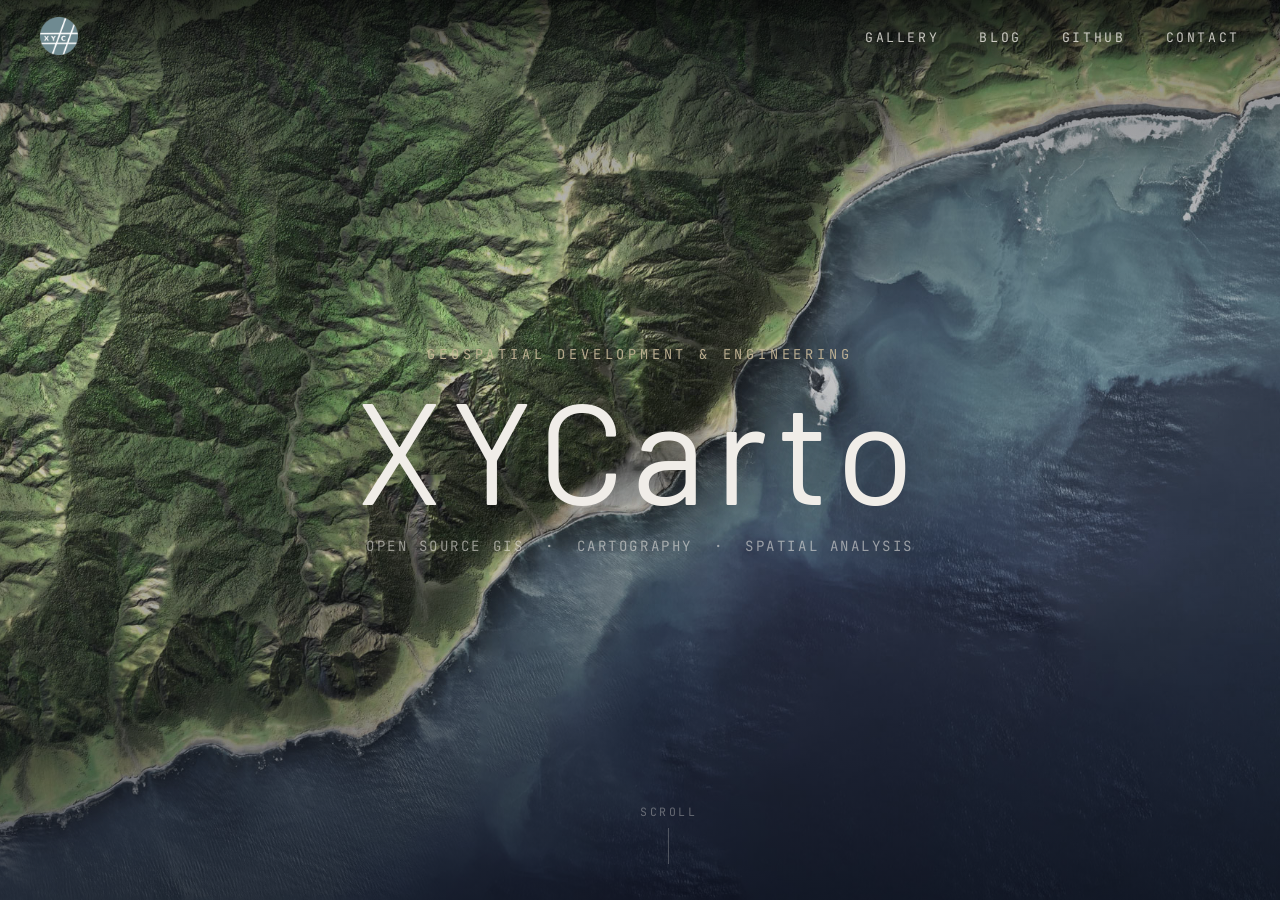
<file: docs/index.html>
<!DOCTYPE html>
<html lang="en">
<head>
    <meta charset="UTF-8">
    <meta name="viewport" content="width=device-width, initial-scale=1.0">
    <title>XYCarto – Geospatial Development and Engineering</title>
    <meta name="description" content="Geospatial development, engineering, and cartography focused on open source GIS technologies.">
    <link rel="stylesheet" href="css/style.css">
    <link rel="preconnect" href="https://fonts.googleapis.com">
    <link rel="preconnect" href="https://fonts.gstatic.com" crossorigin>
    <link href="https://fonts.googleapis.com/css2?family=Barlow:wght@300;400;600&family=JetBrains+Mono:wght@300;400;500&display=swap" rel="stylesheet">
</head>
<body>

    <!-- ==============================
         NAVIGATION
         ============================== -->
    <nav class="site-nav" id="site-nav">
        <a href="index.html" class="nav-logo">
            <img src="img/ui/xycarto_white_bg.png" alt="XYCarto">
        </a>

        <ul class="nav-links" id="nav-links">
            <li><a href="gallery.html">Gallery</a></li>
            <li><a href="blog.html">Blog</a></li>
            <li><a href="https://github.com/xycarto" target="_blank" rel="noopener noreferrer">GitHub</a></li>
            <li><a href="contact.html">Contact</a></li>
        </ul>

        <button class="nav-toggle" id="nav-toggle" aria-label="Toggle navigation" aria-expanded="false">
            <span></span>
            <span></span>
            <span></span>
        </button>
    </nav>

    <!-- ==============================
         HERO
         ============================== -->
    <section class="hero">

        <!-- Background image + overlay -->
        <div class="hero-bg">
            <img
                src="img/ui/white-rock-alttest-blank-wp.jpg"
                alt="Aerial landscape"
                class="hero-img"
            >
            <div class="hero-overlay"></div>
        </div>

        <!-- Centred content -->
        <div class="hero-content">
            <p class="hero-eyebrow">Geospatial Development &amp; Engineering</p>
            <h1 class="hero-title">XYCarto</h1>
            <p class="hero-tagline">Open Source GIS &nbsp;·&nbsp; Cartography &nbsp;·&nbsp; Spatial Analysis</p>
        </div>

        <!-- Scroll indicator -->
        <div class="scroll-hint" aria-hidden="true">
            <span class="scroll-label">scroll</span>
            <div class="scroll-line"></div>
        </div>

    </section>

    <script src="js/main.js"></script>
</body>
</html>
</file>
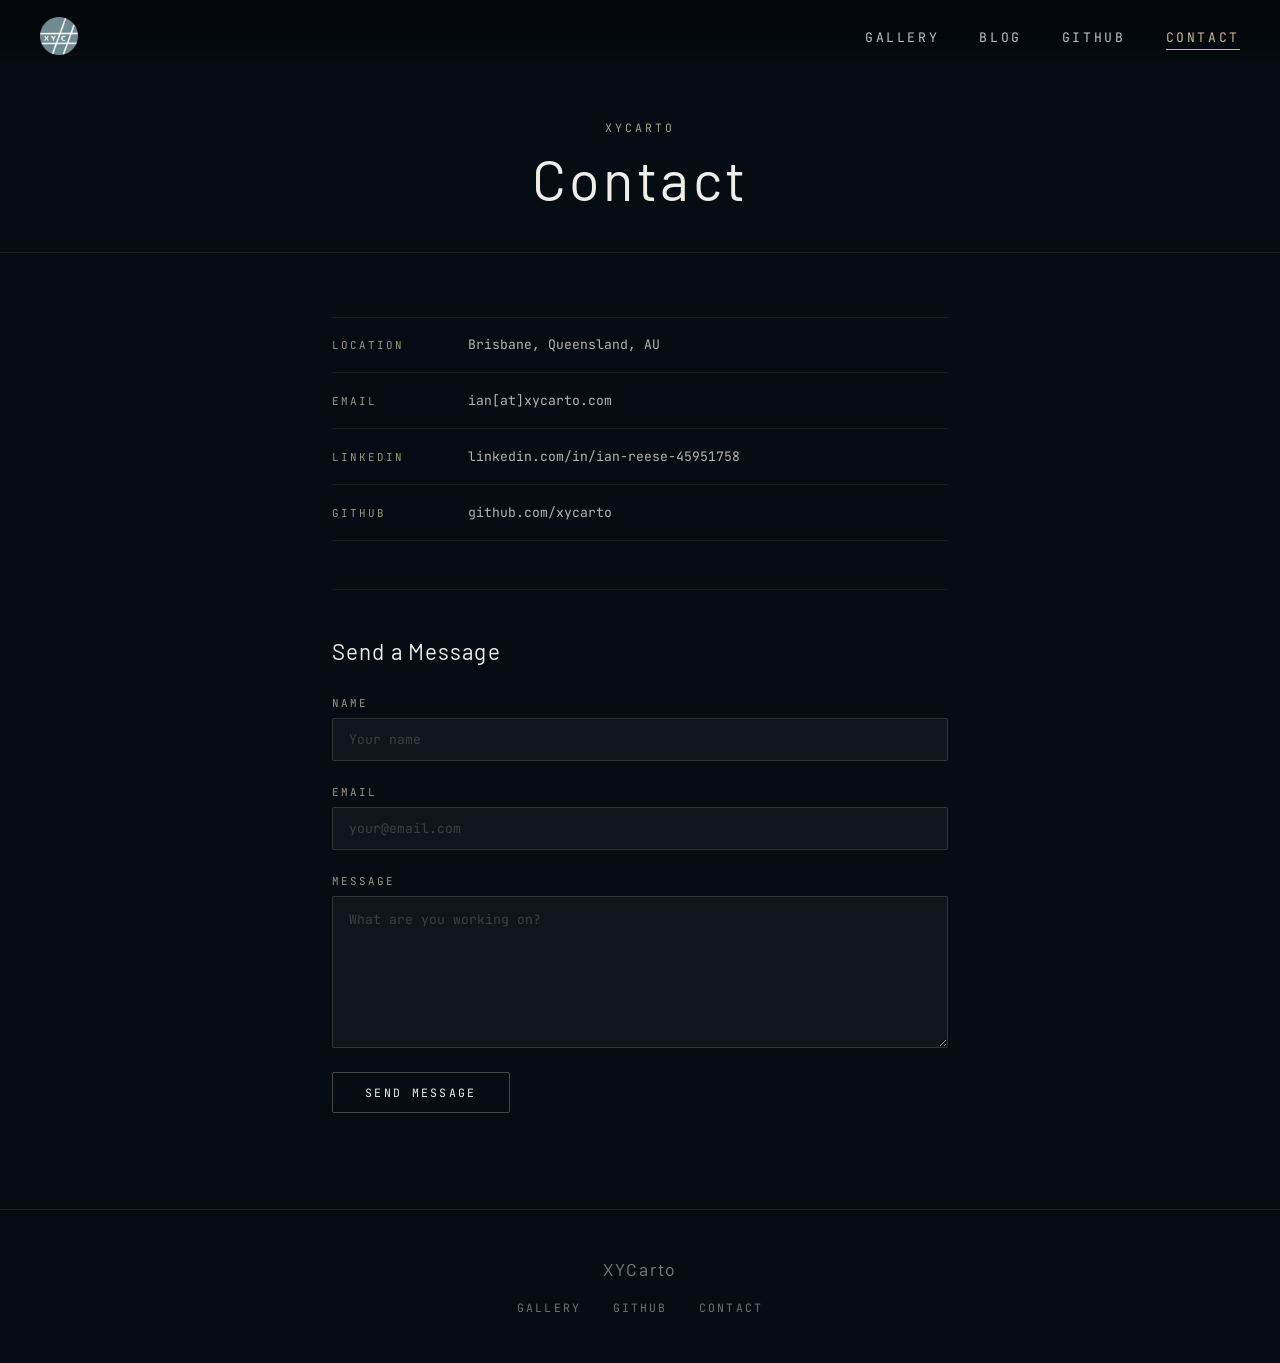
<file: docs/contact.html>
<!DOCTYPE html>
<html lang="en">
<head>
    <meta charset="UTF-8">
    <meta name="viewport" content="width=device-width, initial-scale=1.0">
    <title>Contact – XYCarto</title>
    <meta name="description" content="Get in touch with XYCarto — geospatial development, engineering, and cartography.">
    <link rel="stylesheet" href="css/style.css">
    <link rel="preconnect" href="https://fonts.googleapis.com">
    <link rel="preconnect" href="https://fonts.gstatic.com" crossorigin>
    <link href="https://fonts.googleapis.com/css2?family=Barlow:wght@300;400;600&family=JetBrains+Mono:wght@300;400;500&display=swap" rel="stylesheet">
</head>
<body>

    <!-- ==============================
         NAVIGATION
         ============================== -->
    <nav class="site-nav" id="site-nav">
        <a href="index.html" class="nav-logo">
            <img src="img/ui/xycarto_white_bg.png" alt="XYCarto">
        </a>
        <ul class="nav-links" id="nav-links">
            <li><a href="gallery.html">Gallery</a></li>
            <li><a href="blog.html">Blog</a></li>
            <li><a href="https://github.com/xycarto" target="_blank" rel="noopener noreferrer">GitHub</a></li>
            <li><a href="contact.html" class="nav-active">Contact</a></li>
        </ul>
        <button class="nav-toggle" id="nav-toggle" aria-label="Toggle navigation" aria-expanded="false">
            <span></span><span></span><span></span>
        </button>
    </nav>

    <!-- ==============================
         PAGE HEADER
         ============================== -->
    <header class="page-header">
        <p class="page-header-eyebrow">XYCarto</p>
        <h1 class="page-header-title">Contact</h1>
    </header>

    <!-- ==============================
         CONTACT BODY
         ============================== -->
    <main class="contact-wrap">

        <!-- Details -->
        <section class="contact-details">

            <div class="contact-row">
                <span class="contact-label">Location</span>
                <span class="contact-value">Brisbane, Queensland, AU</span>
            </div>

            <div class="contact-row">
                <span class="contact-label">Email</span>
                <a class="contact-value contact-link"
                   href="mailto:ian@xycarto.com">
                    ian[at]xycarto.com
                </a>
            </div>

            <div class="contact-row">
                <span class="contact-label">LinkedIn</span>
                <a class="contact-value contact-link"
                   href="https://linkedin.com/in/ian-reese-45951758"
                   target="_blank" rel="noopener noreferrer">
                    linkedin.com/in/ian-reese-45951758
                </a>
            </div>

            <div class="contact-row">
                <span class="contact-label">GitHub</span>
                <a class="contact-value contact-link"
                   href="https://github.com/xycarto"
                   target="_blank" rel="noopener noreferrer">
                    github.com/xycarto
                </a>
            </div>

        </section>

        <!-- Divider -->
        <div class="contact-divider"></div>

        <!-- Message form — submits directly to ian@xycarto.com via email client -->
        <section class="contact-form-wrap">
            <h2 class="contact-form-heading">Send a Message</h2>

        <form
                class="contact-form"
                action="mailto:ian@xycarto.com"
                method="POST"
                enctype="text/plain"
            >
                <div class="form-row">
                    <label for="name" class="form-label">Name</label>
                    <input
                        type="text"
                        id="name"
                        name="name"
                        class="form-input"
                        placeholder="Your name"
                        required
                    >
                </div>

                <div class="form-row">
                    <label for="email" class="form-label">Email</label>
                    <input
                        type="email"
                        id="email"
                        name="email"
                        class="form-input"
                        placeholder="your@email.com"
                        required
                    >
                </div>

                <div class="form-row">
                    <label for="message" class="form-label">Message</label>
                    <textarea
                        id="message"
                        name="message"
                        class="form-input form-textarea"
                        placeholder="What are you working on?"
                        rows="6"
                        required
                    ></textarea>
                </div>

                <button type="submit" class="form-submit">Send Message</button>
            </form>
        </section>

    </main>

    <!-- ==============================
         FOOTER
         ============================== -->
    <footer class="site-footer">
        <p class="footer-name">XYCarto</p>
        <nav class="footer-links">
            <a href="gallery.html">Gallery</a>
            <a href="https://github.com/xycarto" target="_blank" rel="noopener noreferrer">GitHub</a>
            <a href="contact.html">Contact</a>
        </nav>
    </footer>

    <script src="js/main.js"></script>
</body>
</html>
</file>
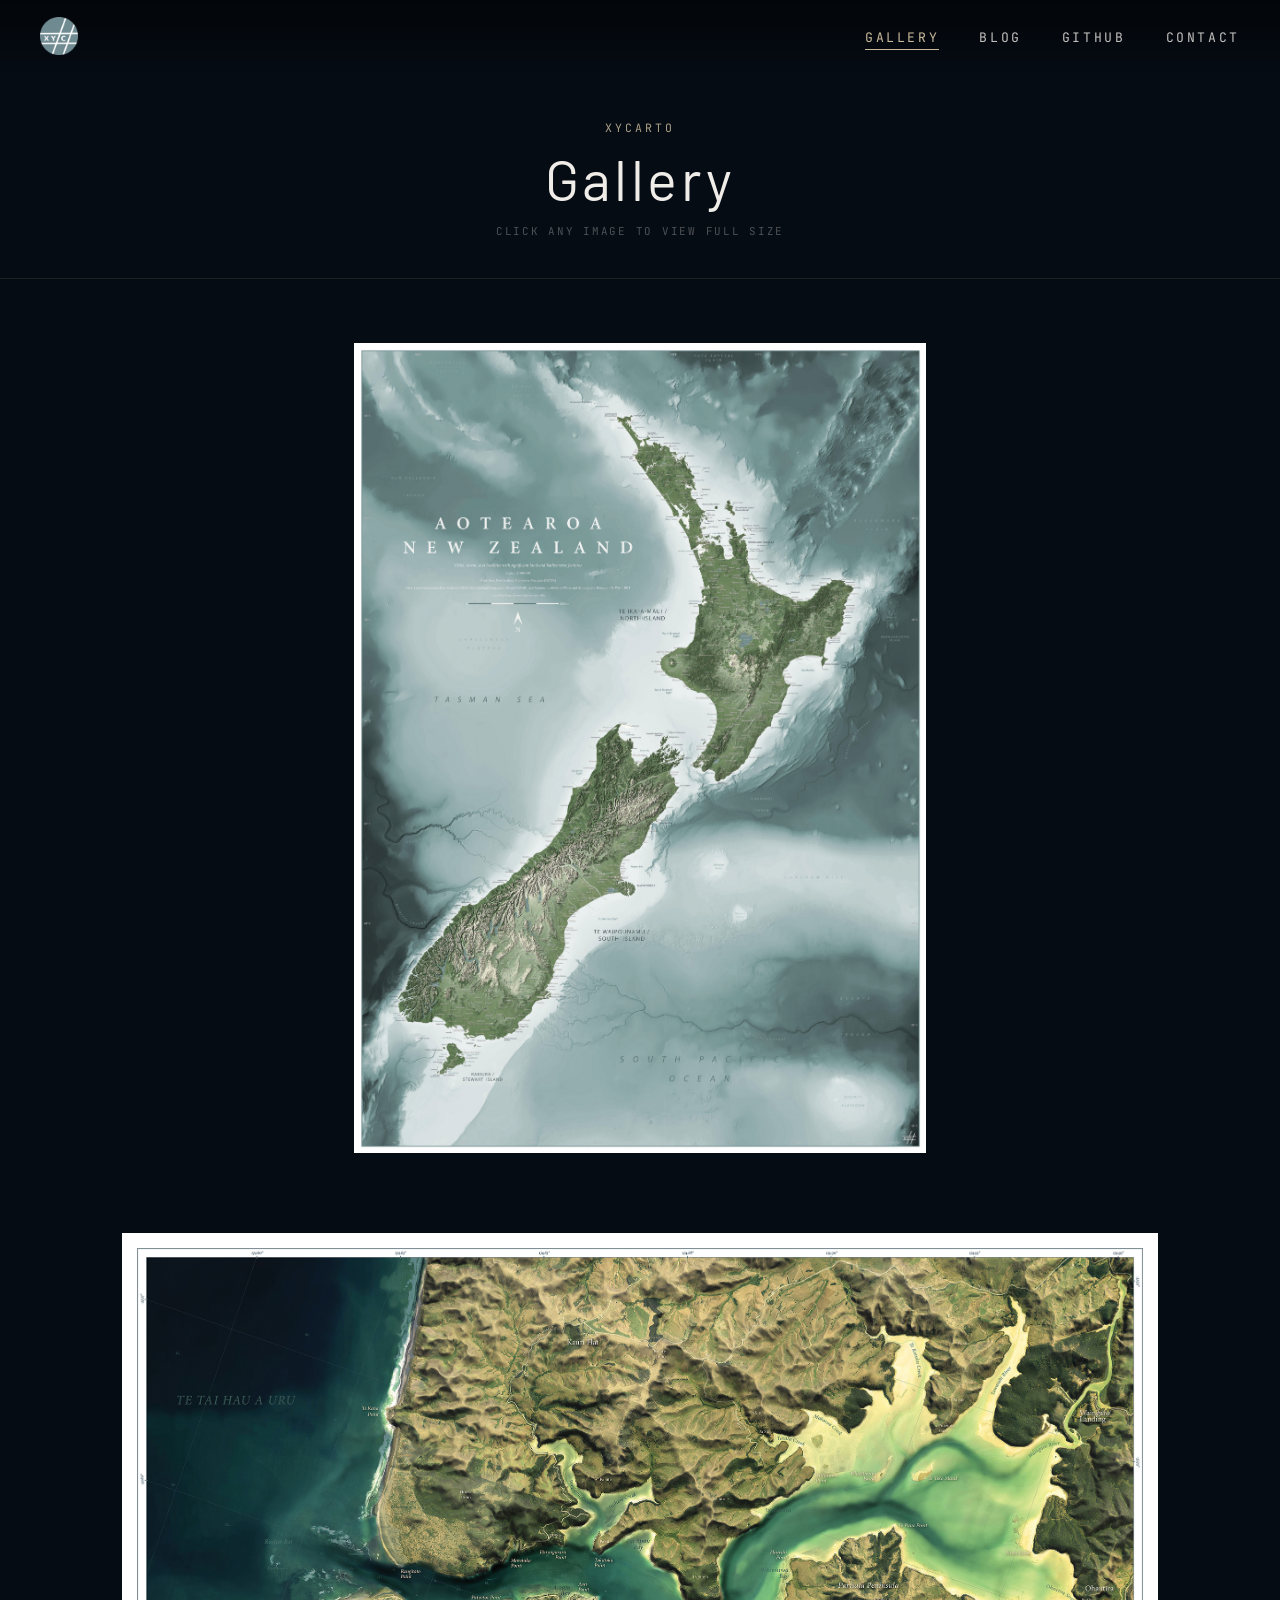
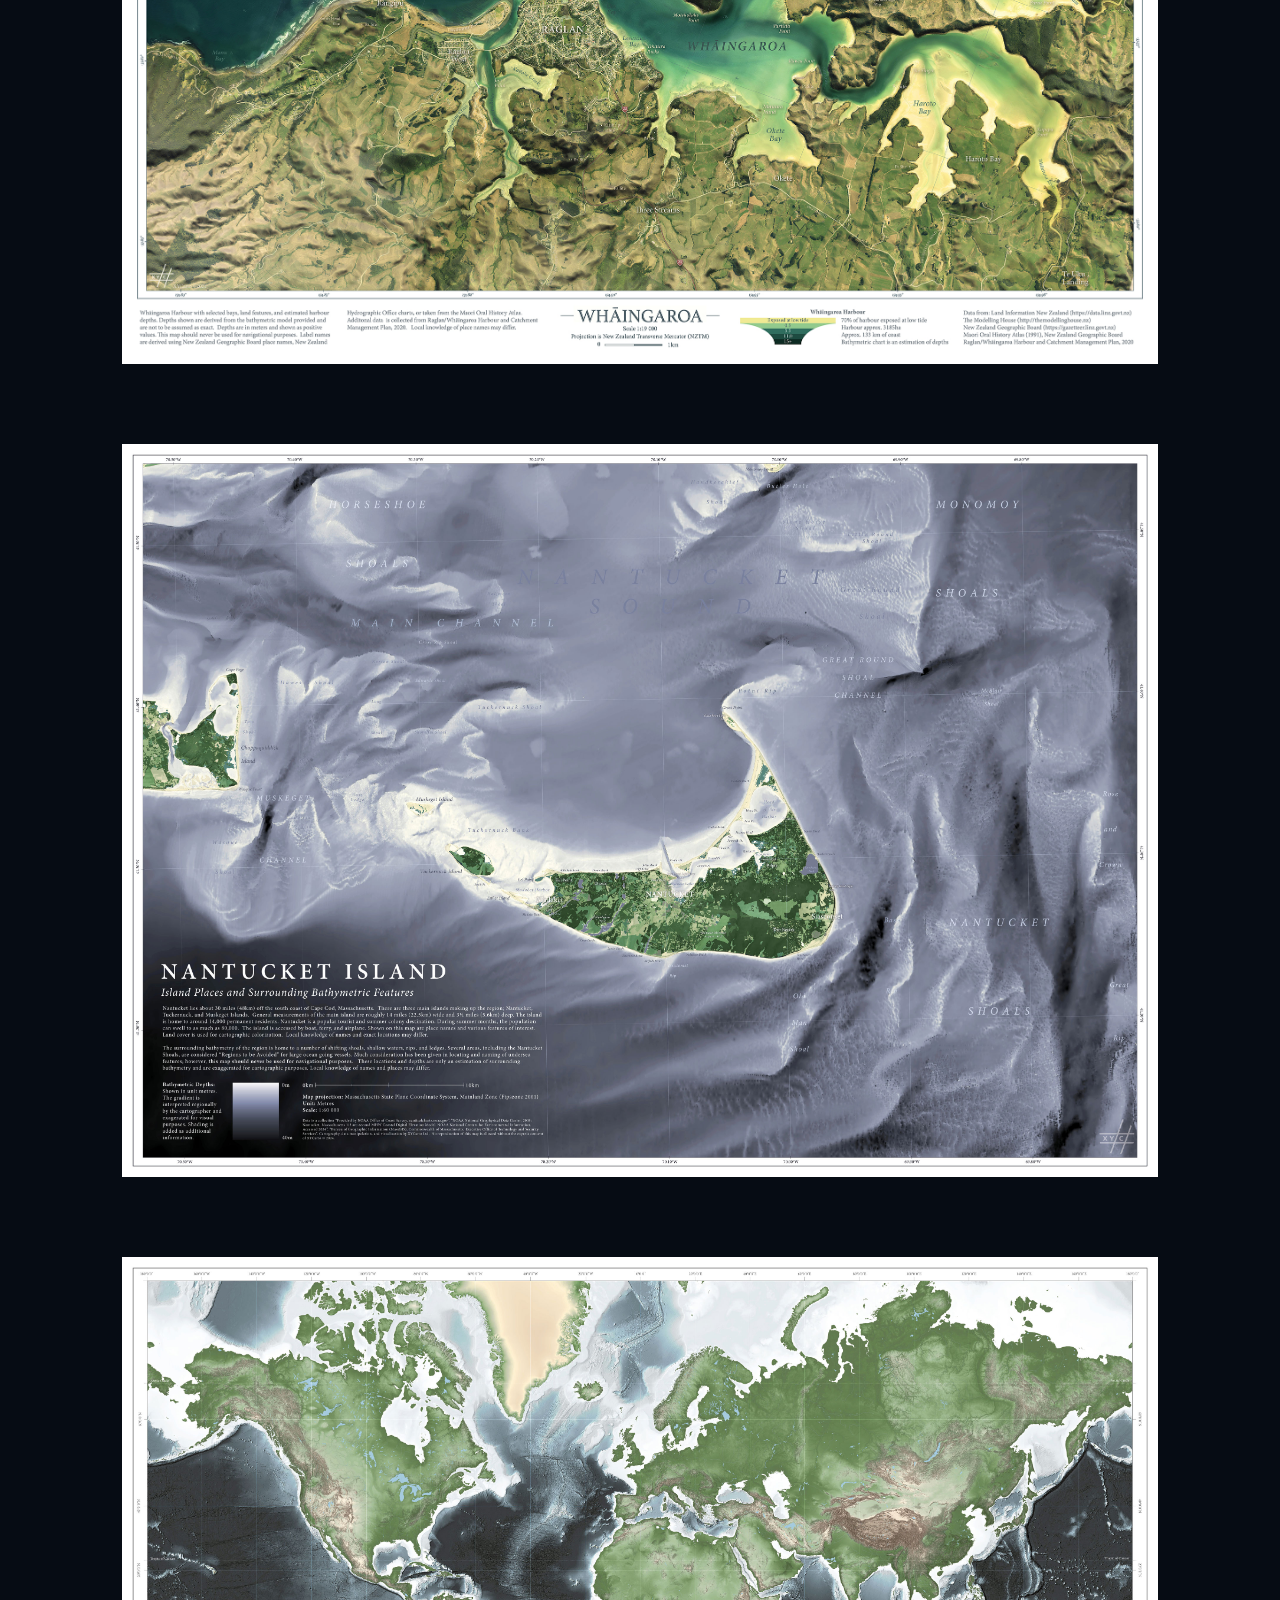
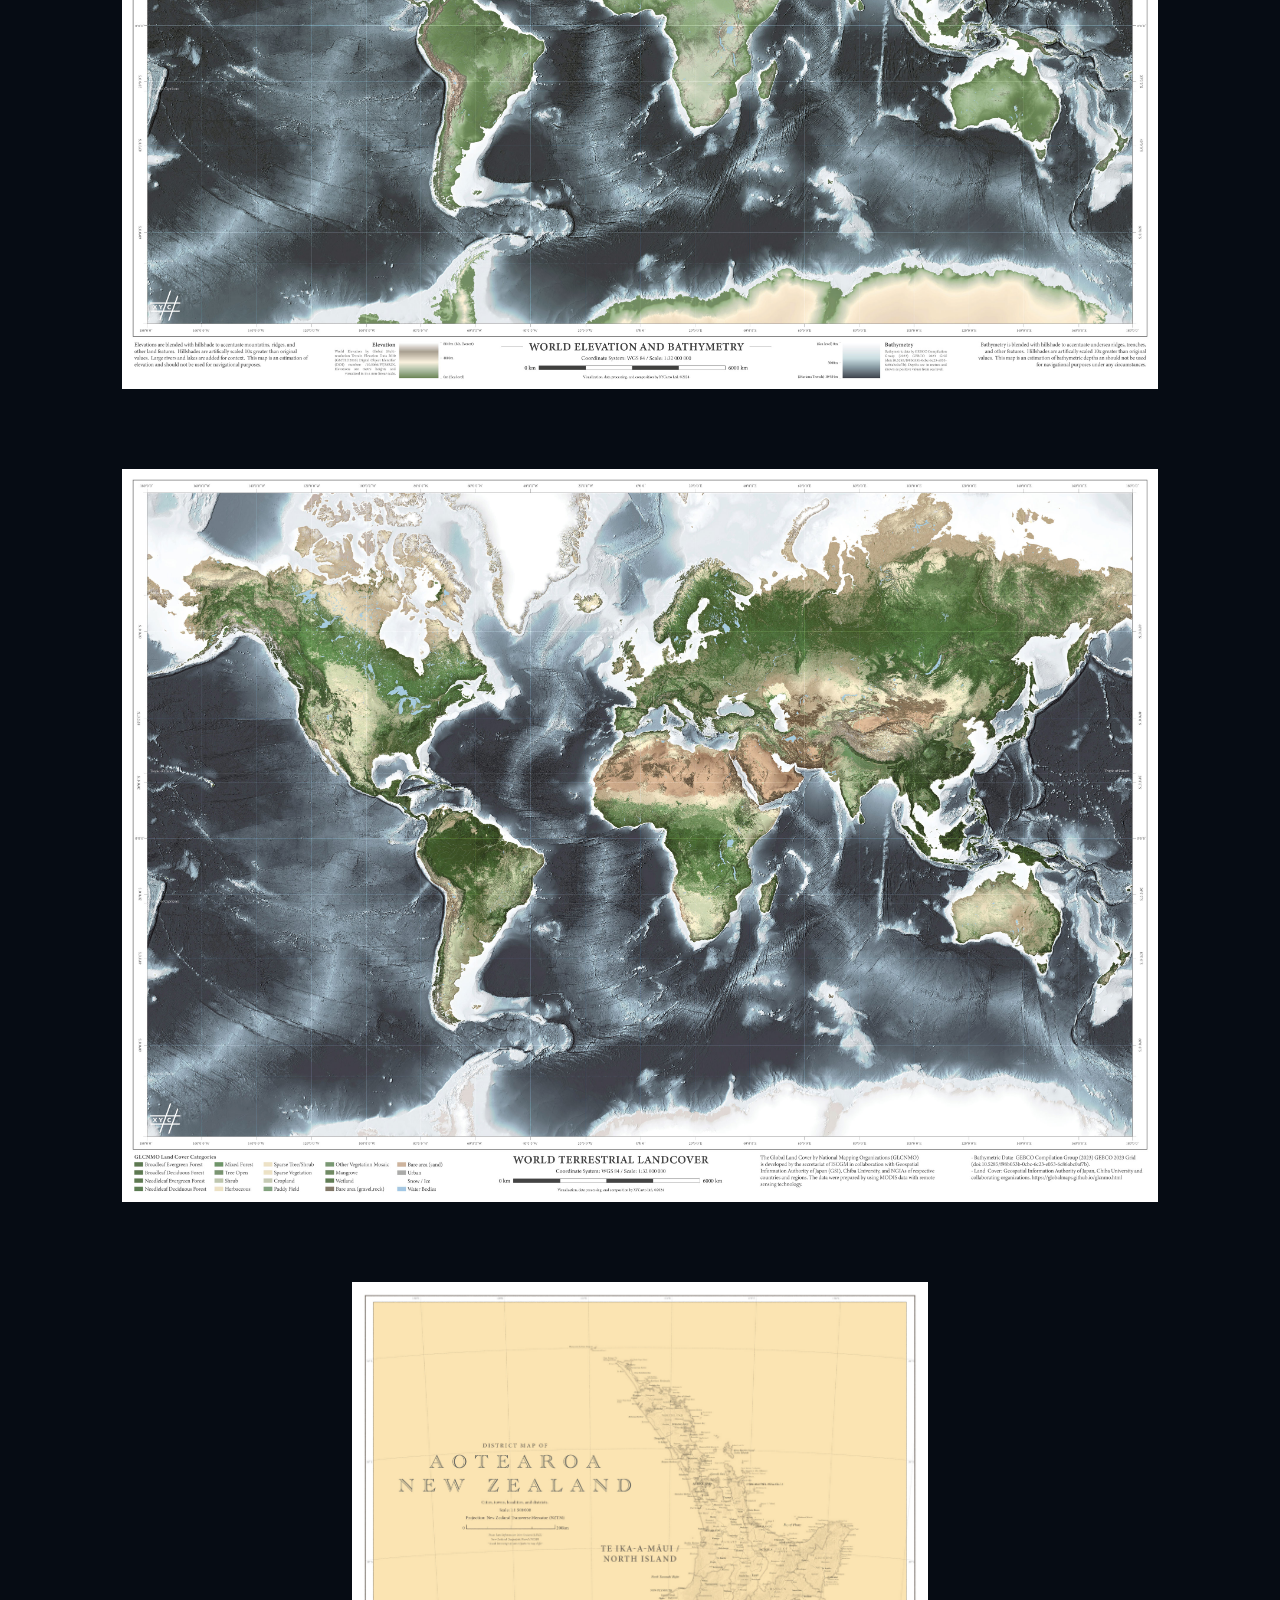
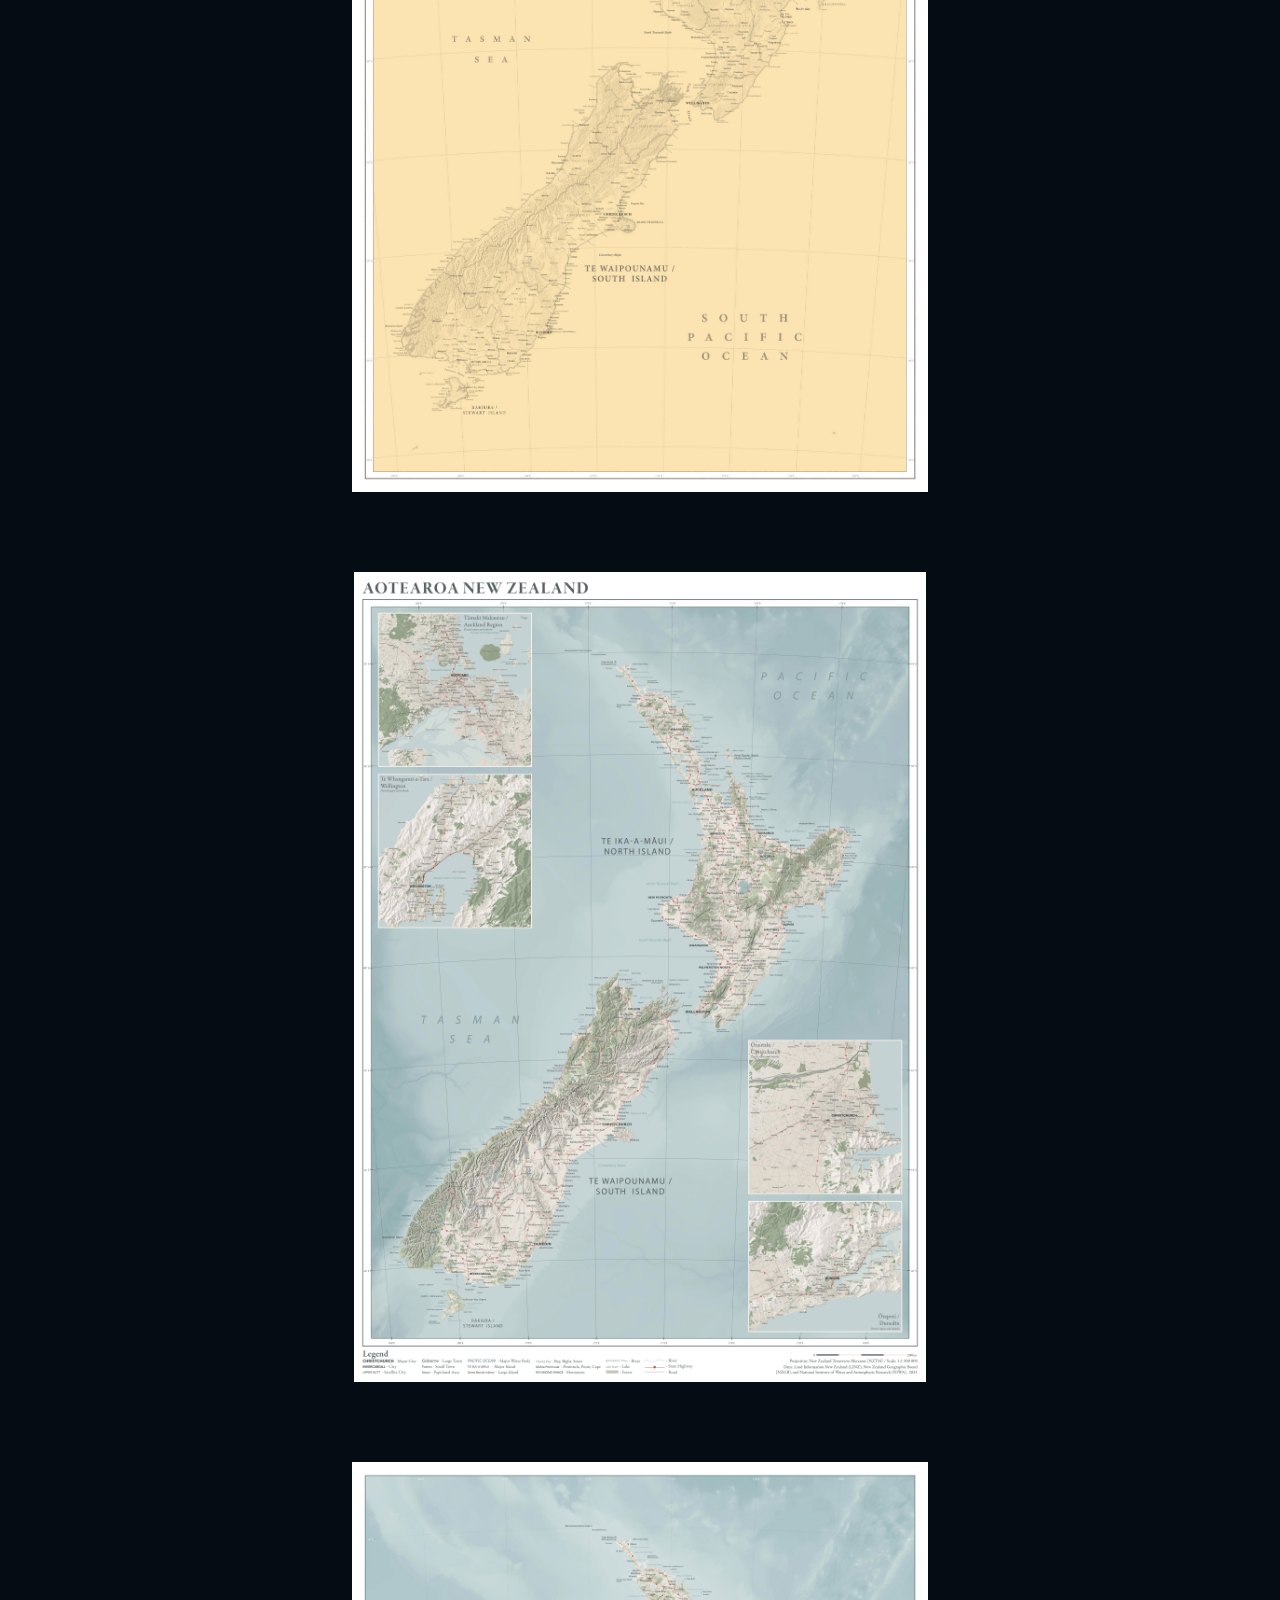
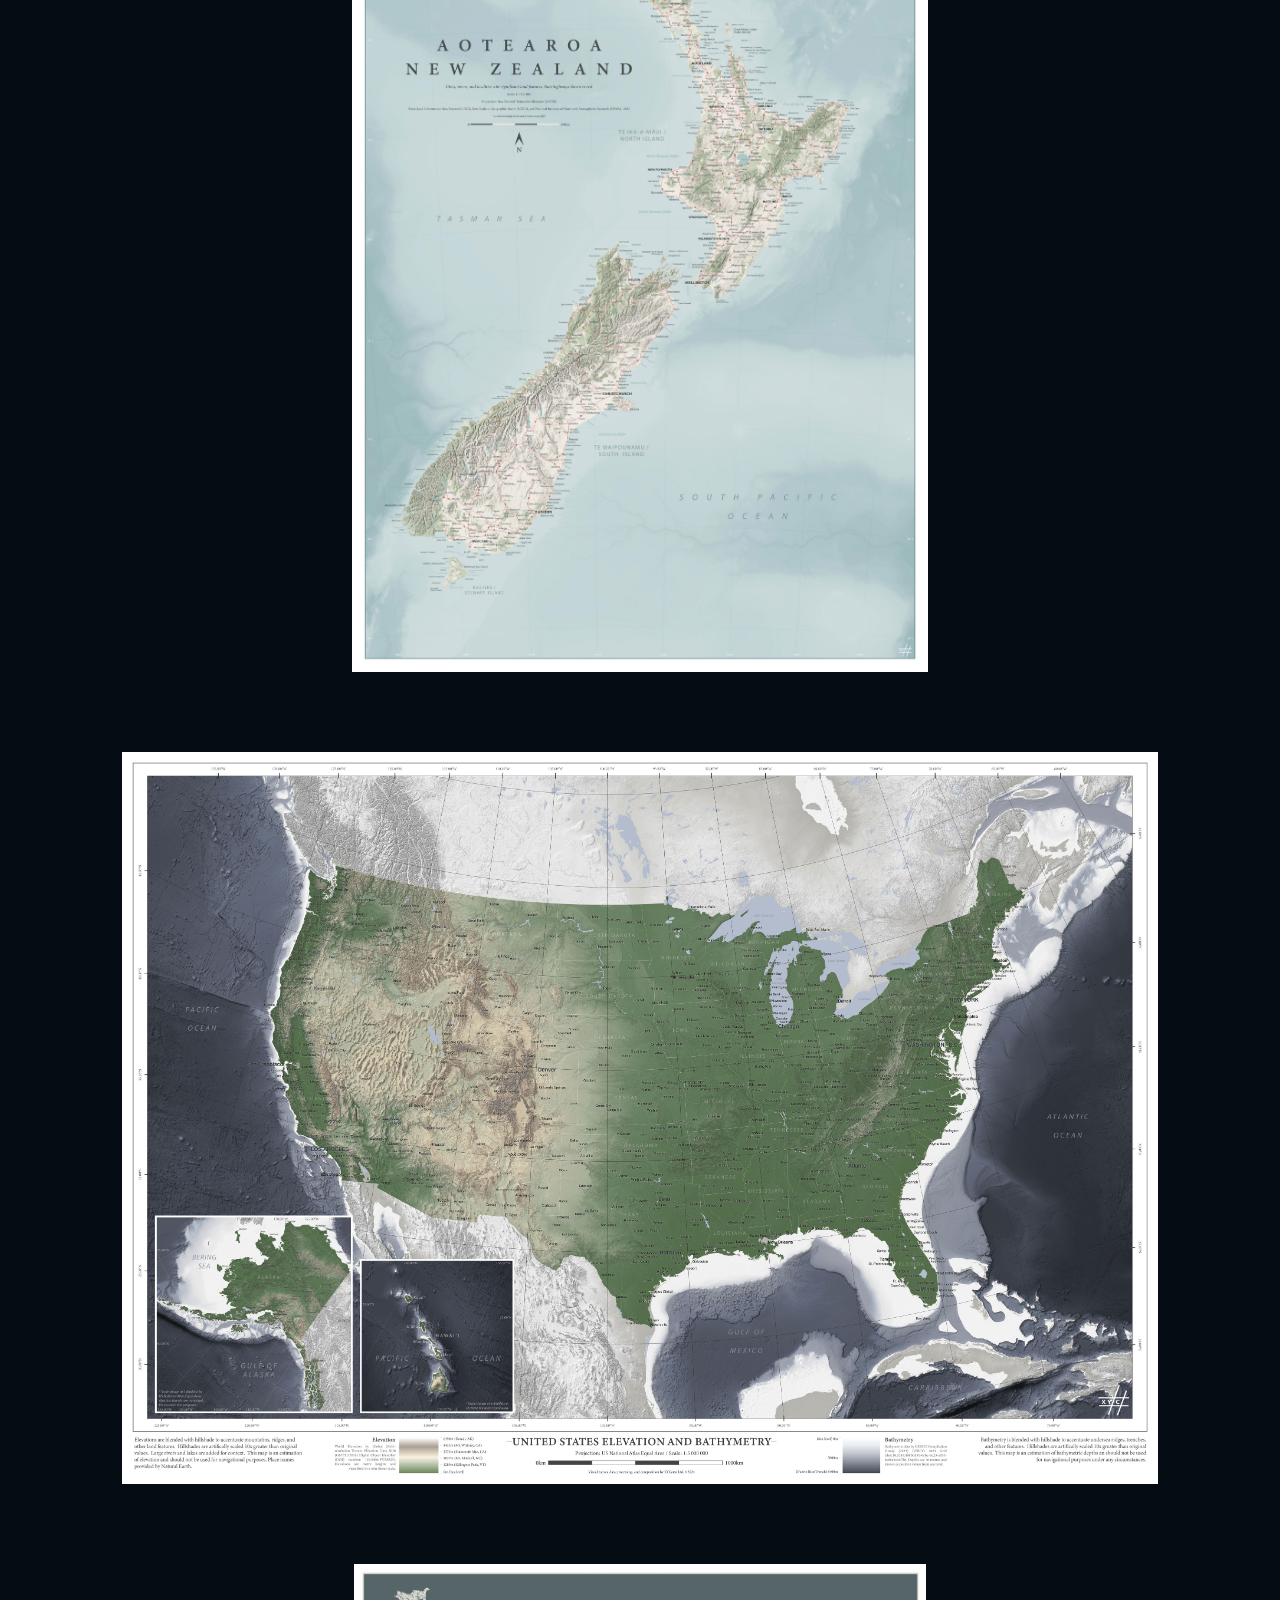
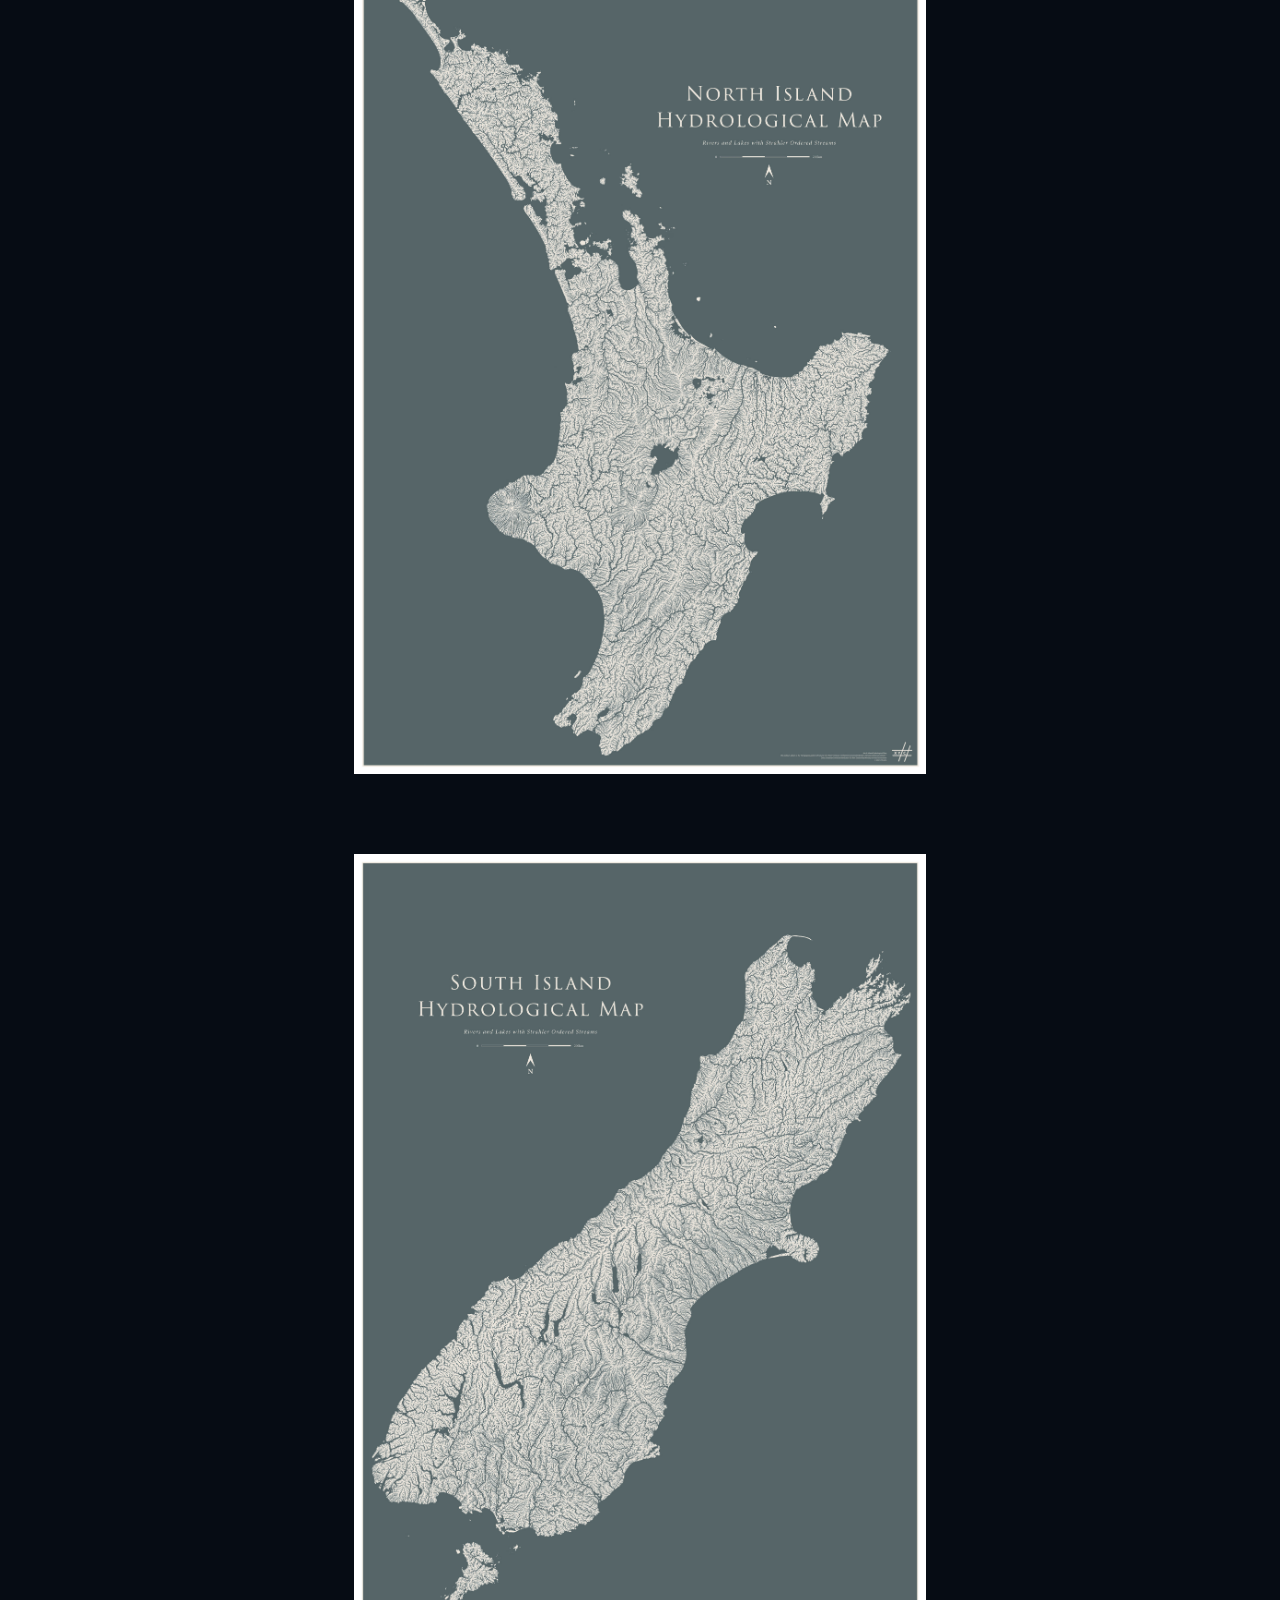
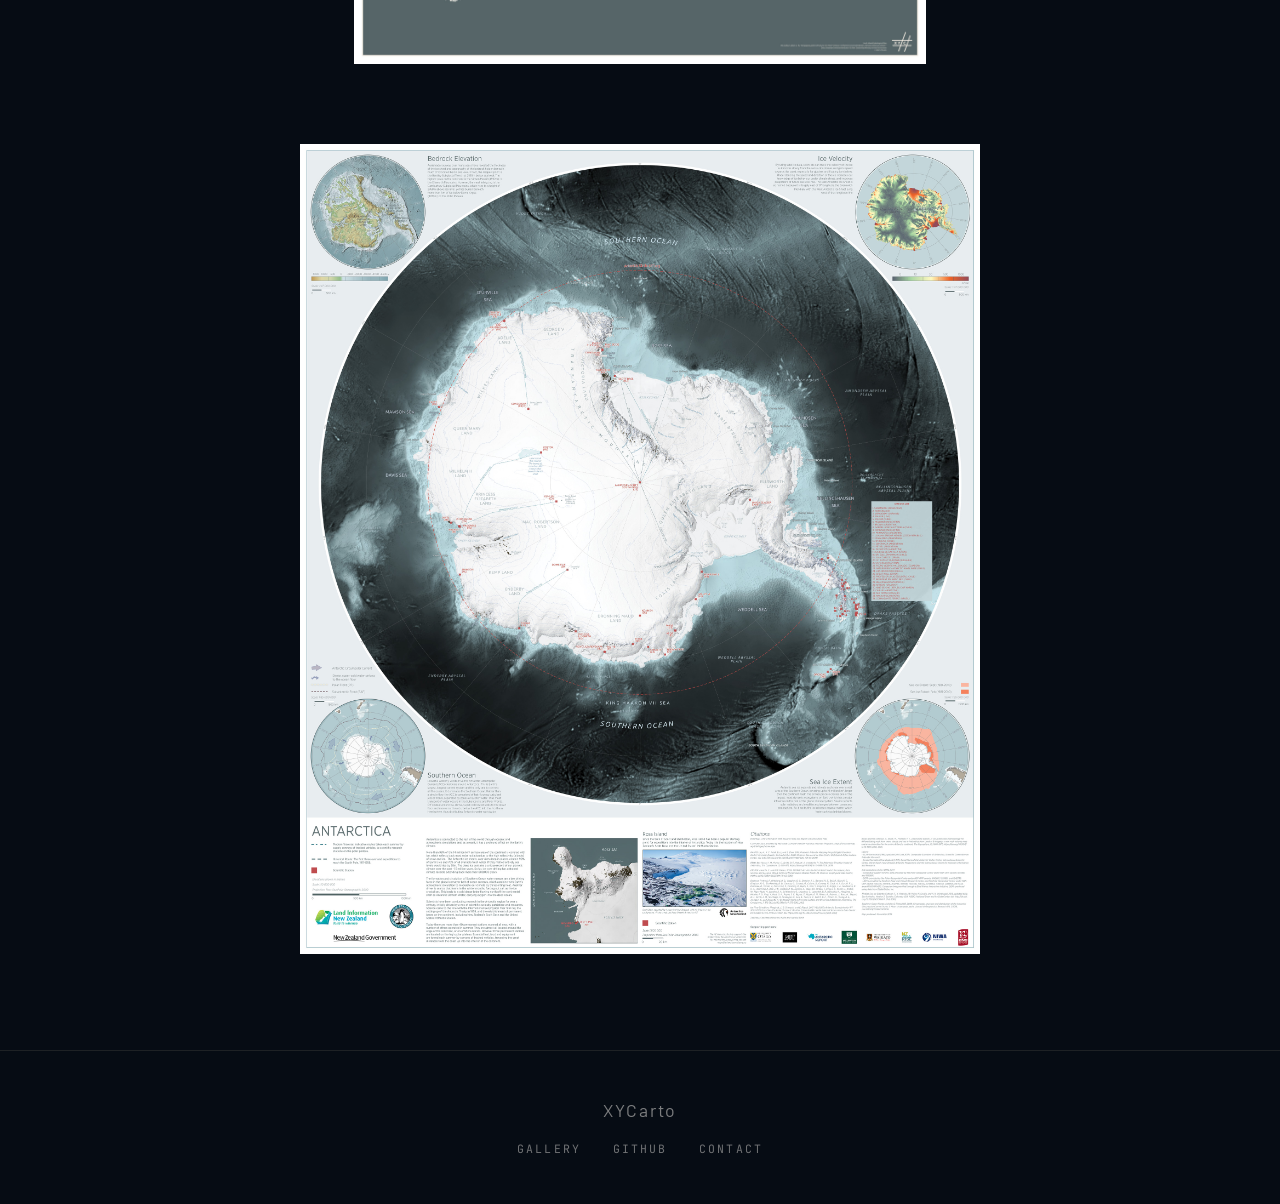
<file: docs/gallery.html>
<!DOCTYPE html>
<html lang="en">
<head>
    <meta charset="UTF-8">
    <meta name="viewport" content="width=device-width, initial-scale=1.0">
    <title>Gallery – XYCarto</title>
    <meta name="description" content="Cartographic works by XYCarto — geospatial development and engineering.">
    <link rel="stylesheet" href="css/style.css">
    <link rel="preconnect" href="https://fonts.googleapis.com">
    <link rel="preconnect" href="https://fonts.gstatic.com" crossorigin>
    <link href="https://fonts.googleapis.com/css2?family=Barlow:wght@300;400;600&family=JetBrains+Mono:wght@300;400;500&display=swap" rel="stylesheet">
</head>
<body>

    <nav class="site-nav" id="site-nav">
        <a href="index.html" class="nav-logo">
            <img src="img/ui/xycarto_white_bg.png" alt="XYCarto">
        </a>
        <ul class="nav-links" id="nav-links">
            <li><a href="gallery.html" class="nav-active">Gallery</a></li>
            <li><a href="blog.html">Blog</a></li>
            <li><a href="https://github.com/xycarto" target="_blank" rel="noopener noreferrer">GitHub</a></li>
            <li><a href="contact.html">Contact</a></li>
        </ul>
        <button class="nav-toggle" id="nav-toggle" aria-label="Toggle navigation" aria-expanded="false">
            <span></span><span></span><span></span>
        </button>
    </nav>

    <header class="page-header">
        <p class="page-header-eyebrow">XYCarto</p>
        <h1 class="page-header-title">Gallery</h1>
        <p class="page-header-hint">Click any image to view full size</p>
    </header>

    <main class="gallery-feed">

        <!-- ––––––––––––––––––––––––––––
             HOW TO ADD CAPTIONS:
             Uncomment the <figcaption>
             block beneath any image and
             replace the placeholder text.
             –––––––––––––––––––––––––––– -->

        <figure class="gallery-item">
            <a href="viewer.html?img=img/gallery/nzRelief_MASTER_A1_forWeb.jpg" target="_blank" rel="noopener">
                <img src="img/gallery/nzRelief_MASTER_A1_forWeb.jpg" alt="New Zealand Relief Map" loading="eager">
            </a>
            <!-- <figcaption>
                <span class="caption-title">Aotearoa New Zealand</span>
                Add caption text here.
            </figcaption> -->
        </figure>

        <figure class="gallery-item">
            <a href="viewer.html?img=img/gallery/raglan_bathy_feb12_master_a2_wp.jpg" target="_blank" rel="noopener">
                <img src="img/gallery/raglan_bathy_feb12_master_a2_wp.jpg" alt="Raglan Bathymetry Map" loading="lazy">
            </a>
            <!-- <figcaption>
                <span class="caption-title">Whaingaroa Harbour</span>
                Add caption text here.
            </figcaption> -->
        </figure>

        <figure class="gallery-item">
            <a href="viewer.html?img=img/gallery/ack-a0-print-web.jpg" target="_blank" rel="noopener">
                <img src="img/gallery/ack-a0-print-web.jpg" alt="Whaingaroa Harbour" loading="lazy">
            </a>
            <!-- <figcaption>
                <span class="caption-title">Whaingaroa</span>
                Add caption text here.
            </figcaption> -->
        </figure>

        <figure class="gallery-item">
            <a href="viewer.html?img=img/gallery/world-map-elevation-a0-web-1.jpg" target="_blank" rel="noopener">
                <img src="img/gallery/world-map-elevation-a0-web-1.jpg" alt="World Map Elevation" loading="lazy">
            </a>
            <!-- <figcaption>
                <span class="caption-title">World Map Elevation</span>
                Add caption text here.
            </figcaption> -->
        </figure>

        <figure class="gallery-item">
            <a href="viewer.html?img=img/gallery/world-map-landcover-a0-web.jpg" target="_blank" rel="noopener">
                <img src="img/gallery/world-map-landcover-a0-web.jpg" alt="World Map Land Cover" loading="lazy">
            </a>
            <!-- <figcaption>
                <span class="caption-title">World Map Land Cover</span>
                Add caption text here.
            </figcaption> -->
        </figure>

        <figure class="gallery-item">
            <a href="viewer.html?img=img/gallery/nz-relief-antique-web.jpg" target="_blank" rel="noopener">
                <img src="img/gallery/nz-relief-antique-web.jpg" alt="New Zealand Antique Style" loading="lazy">
            </a>
            <!-- <figcaption>
                <span class="caption-title">New Zealand Antique Style</span>
                Add caption text here.
            </figcaption> -->
        </figure>

        <figure class="gallery-item">
            <a href="viewer.html?img=img/gallery/nz-relief-topo-insets-master-a1-web.jpg" target="_blank" rel="noopener">
                <img src="img/gallery/nz-relief-topo-insets-master-a1-web.jpg" alt="New Zealand Topo Insets" loading="lazy">
            </a>
            <!-- <figcaption>
                <span class="caption-title">New Zealand Topographic Insets</span>
                Add caption text here.
            </figcaption> -->
        </figure>

        <figure class="gallery-item">
            <a href="viewer.html?img=img/gallery/nz-relief-topo-master-web.jpg" target="_blank" rel="noopener">
                <img src="img/gallery/nz-relief-topo-master-web.jpg" alt="New Zealand Topo Master" loading="lazy">
            </a>
            <!-- <figcaption>
                <span class="caption-title">New Zealand Topo Master</span>
                Add caption text here.
            </figcaption> -->
        </figure>

        <figure class="gallery-item">
            <a href="viewer.html?img=img/gallery/usa-a0-elevation-web.jpg" target="_blank" rel="noopener">
                <img src="img/gallery/usa-a0-elevation-web.jpg" alt="USA Elevation Map" loading="lazy">
            </a>
            <!-- <figcaption>
                <span class="caption-title">United States Elevation</span>
                Add caption text here.
            </figcaption> -->
        </figure>

        <figure class="gallery-item">
            <a href="viewer.html?img=img/gallery/hydrology_northIsland_MASTER_A2_forWeb.jpg" target="_blank" rel="noopener">
                <img src="img/gallery/hydrology_northIsland_MASTER_A2_forWeb.jpg" alt="North Island Hydrology" loading="lazy">
            </a>
            <!-- <figcaption>
                <span class="caption-title">North Island Hydrology</span>
                Add caption text here.
            </figcaption> -->
        </figure>

        <figure class="gallery-item">
            <a href="viewer.html?img=img/gallery/hydrology_southIsland_MASTER_A2_forWeb.jpg" target="_blank" rel="noopener">
                <img src="img/gallery/hydrology_southIsland_MASTER_A2_forWeb.jpg" alt="South Island Hydrology" loading="lazy">
            </a>
            <!-- <figcaption>
                <span class="caption-title">South Island Hydrology</span>
                Add caption text here.
            </figcaption> -->
        </figure>

        <figure class="gallery-item">
            <a href="viewer.html?img=img/gallery/antarctica_final.jpg" target="_blank" rel="noopener">
                <img src="img/gallery/antarctica_final.jpg" alt="Antarctica Map" loading="lazy">
            </a>
            <!-- <figcaption>
                <span class="caption-title">Antarctica</span>
                Add caption text here.
            </figcaption> -->
        </figure>

    </main>

    <footer class="site-footer">
        <p class="footer-name">XYCarto</p>
        <nav class="footer-links">
            <a href="gallery.html">Gallery</a>
            <a href="https://github.com/xycarto" target="_blank" rel="noopener noreferrer">GitHub</a>
            <a href="contact.html">Contact</a>
        </nav>
    </footer>

    <script src="js/main.js"></script>
</body>
</html>
</file>
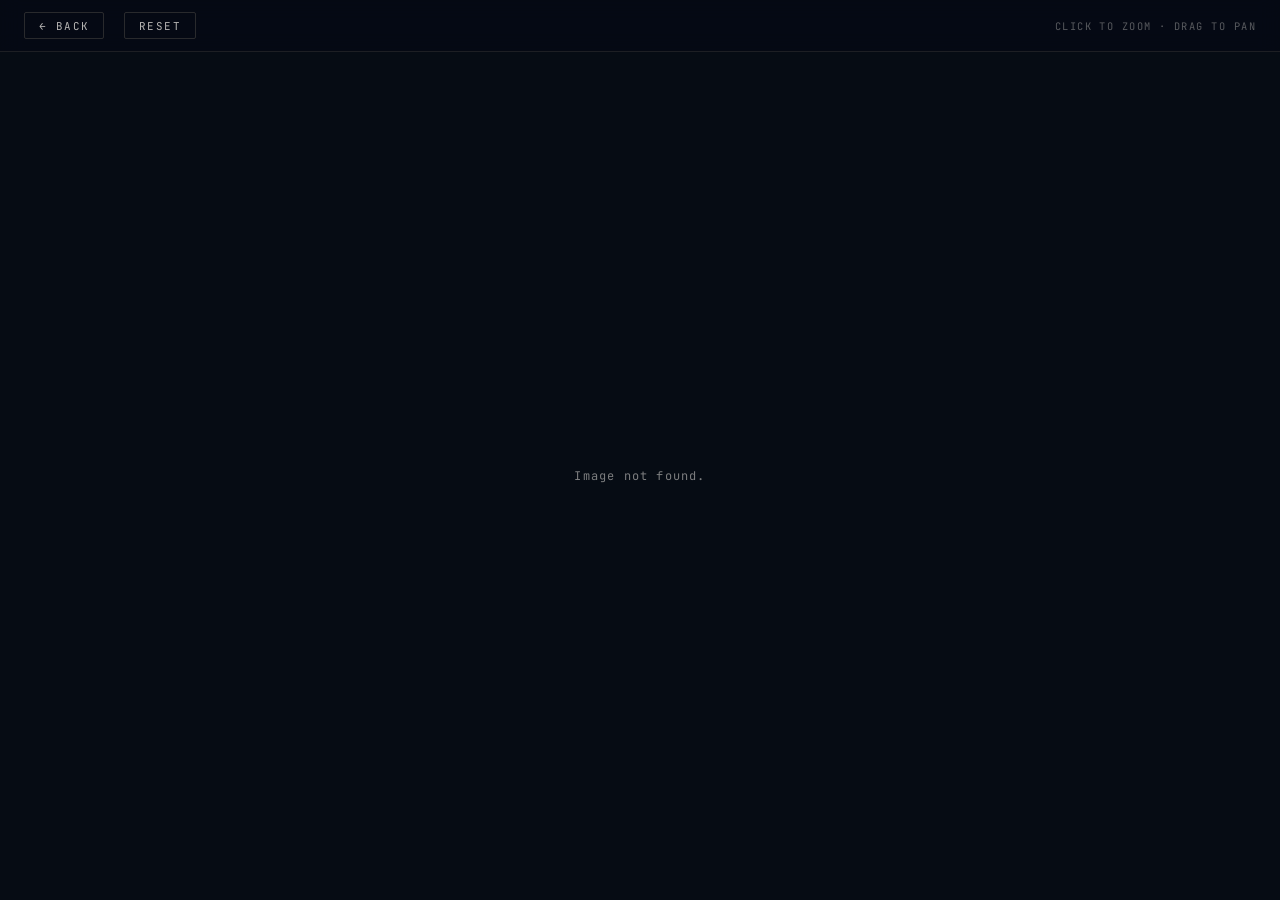
<file: docs/viewer.html>
<!DOCTYPE html>
<html lang="en">
<head>
    <meta charset="UTF-8">
    <meta name="viewport" content="width=device-width, initial-scale=1.0">
    <title>View Image – XYCarto</title>
    <link rel="preconnect" href="https://fonts.googleapis.com">
    <link rel="preconnect" href="https://fonts.gstatic.com" crossorigin>
    <link href="https://fonts.googleapis.com/css2?family=JetBrains+Mono:wght@300;400&display=swap" rel="stylesheet">
    <style>
        :root {
            --color-bg:     #060c14;
            --color-text:   #f0ede8;
            --color-accent: #c8b99a;
            --font-mono:    'JetBrains Mono', 'Courier New', monospace;
        }

        *, *::before, *::after {
            box-sizing: border-box;
            margin: 0;
            padding: 0;
        }

        html, body {
            width: 100%;
            height: 100%;
            background: var(--color-bg);
            overflow: hidden;
            font-family: var(--font-mono);
            -webkit-font-smoothing: antialiased;
        }

        /* ── Toolbar ── */
        #toolbar {
            position: fixed;
            top: 0;
            left: 0;
            right: 0;
            z-index: 100;
            height: 52px;
            display: flex;
            align-items: center;
            justify-content: space-between;
            padding: 0 1.5rem;
            background: rgba(6, 10, 20, 0.85);
            backdrop-filter: blur(10px);
            -webkit-backdrop-filter: blur(10px);
            border-bottom: 1px solid rgba(200, 185, 154, 0.12);
        }

        #toolbar-left {
            display: flex;
            align-items: center;
            gap: 1.25rem;
        }

        .tb-btn {
            background: none;
            border: 1px solid rgba(200, 185, 154, 0.25);
            color: var(--color-text);
            font-family: var(--font-mono);
            font-size: 0.68rem;
            letter-spacing: 0.14em;
            text-transform: uppercase;
            padding: 0.35rem 0.85rem;
            cursor: pointer;
            border-radius: 2px;
            opacity: 0.75;
            transition: opacity 0.2s, border-color 0.2s, color 0.2s;
        }

        .tb-btn:hover {
            opacity: 1;
            border-color: var(--color-accent);
            color: var(--color-accent);
        }

        #zoom-hint {
            font-size: 0.65rem;
            letter-spacing: 0.14em;
            text-transform: uppercase;
            color: var(--color-text);
            opacity: 0.35;
        }

        /* ── Viewport ── */
        #viewport {
            position: fixed;
            inset: 52px 0 0 0;
            overflow: hidden;
            display: flex;
            align-items: center;
            justify-content: center;
            cursor: zoom-in;
            user-select: none;
            -webkit-user-select: none;
        }

        #viewport.zoomed {
            cursor: grab;
        }

        #viewport.dragging {
            cursor: grabbing;
        }

        #img-wrap {
            position: relative;
            transform-origin: center center;
            transition: transform 0.3s cubic-bezier(0.4, 0, 0.2, 1);
            will-change: transform;
        }

        #img-wrap.no-transition {
            transition: none;
        }

        #main-img {
            display: block;
            max-width: 100vw;
            max-height: calc(100vh - 52px);
            width: auto;
            height: auto;
            object-fit: contain;
            opacity: 0;
            transition: opacity 0.5s ease;
            pointer-events: none;
        }

        #main-img.loaded {
            opacity: 1;
        }

        /* ── Loading state ── */
        #loading {
            position: fixed;
            inset: 52px 0 0 0;
            display: flex;
            align-items: center;
            justify-content: center;
            color: var(--color-text);
            font-size: 0.7rem;
            letter-spacing: 0.2em;
            text-transform: uppercase;
            opacity: 0.4;
        }

        /* ── Error state ── */
        #error-msg {
            display: none;
            position: fixed;
            inset: 52px 0 0 0;
            align-items: center;
            justify-content: center;
            flex-direction: column;
            gap: 1rem;
            color: var(--color-text);
            opacity: 0.5;
            font-size: 0.75rem;
            letter-spacing: 0.1em;
        }
    </style>
</head>
<body>

    <div id="toolbar">
        <div id="toolbar-left">
            <button class="tb-btn" id="btn-close">← Back</button>
            <button class="tb-btn" id="btn-reset">Reset</button>
        </div>
        <span id="zoom-hint">Click to zoom · Drag to pan</span>
    </div>

    <div id="loading">Loading…</div>
    <div id="error-msg">Image not found.</div>

    <div id="viewport">
        <div id="img-wrap">
            <img id="main-img" alt="Map image">
        </div>
    </div>

    <script>
    (function () {

        // ── Grab elements ──────────────────────────────────────
        const viewport = document.getElementById('viewport');
        const imgWrap  = document.getElementById('img-wrap');
        const img      = document.getElementById('main-img');
        const loading  = document.getElementById('loading');
        const errMsg   = document.getElementById('error-msg');
        const btnClose = document.getElementById('btn-close');
        const btnReset = document.getElementById('btn-reset');
        const hint     = document.getElementById('zoom-hint');

        // ── State ──────────────────────────────────────────────
        const ZOOM_LEVEL = 2.5;   // zoom-in multiplier
        let zoomed   = false;
        let dragging = false;
        let startX, startY;       // pointer position when drag begins
        let offsetX = 0;          // current pan offsets
        let offsetY = 0;
        let dragStartOffsetX = 0; // offsets at drag start
        let dragStartOffsetY = 0;

        // ── Load image from URL param ──────────────────────────
        const params   = new URLSearchParams(window.location.search);
        const imgParam = params.get('img');

        if (!imgParam) {
            loading.style.display = 'none';
            errMsg.style.display  = 'flex';
        } else {
            img.src = imgParam;
            img.addEventListener('load', function () {
                loading.style.display = 'none';
                img.classList.add('loaded');
            });
            img.addEventListener('error', function () {
                loading.style.display = 'none';
                errMsg.style.display  = 'flex';
            });
        }

        // ── Apply transform ────────────────────────────────────
        function applyTransform(animate) {
            imgWrap.classList.toggle('no-transition', !animate);
            const scale = zoomed ? ZOOM_LEVEL : 1;
            imgWrap.style.transform =
                'translate(' + offsetX + 'px, ' + offsetY + 'px) scale(' + scale + ')';
        }

        // ── Reset to fit view ──────────────────────────────────
        function resetView(animate) {
            zoomed  = false;
            offsetX = 0;
            offsetY = 0;
            viewport.classList.remove('zoomed', 'dragging');
            hint.textContent = 'Click to zoom · Drag to pan';
            applyTransform(animate !== false);
        }

        // ── Clamp pan so image doesn't wander off screen ───────
        function clampOffsets() {
            if (!zoomed) return;
            const vw = viewport.clientWidth;
            const vh = viewport.clientHeight;
            const iw = img.clientWidth  * ZOOM_LEVEL;
            const ih = img.clientHeight * ZOOM_LEVEL;
            const maxX = Math.max(0, (iw - vw) / 2);
            const maxY = Math.max(0, (ih - vh) / 2);
            offsetX = Math.min(maxX, Math.max(-maxX, offsetX));
            offsetY = Math.min(maxY, Math.max(-maxY, offsetY));
        }

        // ── Click to toggle zoom ───────────────────────────────
        viewport.addEventListener('click', function (e) {
            // Ignore if we just finished a drag
            if (dragging) return;

            if (!zoomed) {
                zoomed = true;
                viewport.classList.add('zoomed');
                hint.textContent = 'Drag to pan · Click to zoom out';
                applyTransform(true);
            } else {
                resetView(true);
            }
        });

        // ── Drag to pan ────────────────────────────────────────
        viewport.addEventListener('pointerdown', function (e) {
            if (!zoomed) return;
            dragging = true;
            startX = e.clientX;
            startY = e.clientY;
            dragStartOffsetX = offsetX;
            dragStartOffsetY = offsetY;
            viewport.classList.add('dragging');
            viewport.setPointerCapture(e.pointerId);
            e.preventDefault();
        });

        viewport.addEventListener('pointermove', function (e) {
            if (!dragging) return;
            offsetX = dragStartOffsetX + (e.clientX - startX);
            offsetY = dragStartOffsetY + (e.clientY - startY);
            clampOffsets();
            applyTransform(false);
        });

        function endDrag(e) {
            if (!dragging) return;
            dragging = false;
            viewport.classList.remove('dragging');
            // If mouse barely moved, treat as a click (handled above)
            const moved = Math.abs(e.clientX - startX) + Math.abs(e.clientY - startY);
            if (moved < 5) return;
            // Prevent the click event from firing after a real drag
            viewport.addEventListener('click', stopClick, { once: true, capture: true });
        }

        function stopClick(e) { e.stopPropagation(); }

        viewport.addEventListener('pointerup',     endDrag);
        viewport.addEventListener('pointercancel', endDrag);

        // ── Buttons ────────────────────────────────────────────
        btnClose.addEventListener('click', function () { window.close(); });
        btnReset.addEventListener('click', function () { resetView(true); });

        // ── Keyboard shortcuts ─────────────────────────────────
        document.addEventListener('keydown', function (e) {
            if (e.key === 'Escape') resetView(true);
        });

    }());
    </script>

</body>
</html>
</file>
<file: docs/css/style.css>
/* ============================================================
   CSS VARIABLES  — edit these to retheme the whole site
   ============================================================ */
:root {
    --color-bg:       #060c14;
    --color-text:     #f0ede8;
    --color-accent:   #c8b99a;   /* warm sand / aged-map tone  */
    --color-muted:    rgba(240, 237, 232, 0.55);

    --font-display:   'Barlow', sans-serif;
    --font-mono:      'JetBrains Mono', 'Courier New', monospace;

    --nav-height:     72px;
    --ease:           0.35s cubic-bezier(0.4, 0, 0.2, 1);
}

/* ============================================================
   RESET & BASE
   ============================================================ */
*, *::before, *::after {
    box-sizing: border-box;
    margin: 0;
    padding: 0;
}

html {
    scroll-behavior: smooth;
    font-size: 16px;
}

body {
    background: var(--color-bg);
    color: var(--color-text);
    font-family: var(--font-mono);
    -webkit-font-smoothing: antialiased;
    -moz-osx-font-smoothing: grayscale;
}

img {
    display: block;
    max-width: 100%;
}

a {
    color: inherit;
    text-decoration: none;
}

/* ============================================================
   NAVIGATION
   ============================================================ */
.site-nav {
    position: fixed;
    top: 0;
    left: 0;
    right: 0;
    z-index: 200;
    height: var(--nav-height);
    display: flex;
    align-items: center;
    justify-content: space-between;
    padding: 0 2.5rem;

    /* Start transparent — JS adds .scrolled class */
    background: linear-gradient(
        to bottom,
        rgba(0, 0, 0, 0.55) 0%,
        rgba(0, 0, 0, 0.00) 100%
    );
    transition: background var(--ease), border-color var(--ease);
}

.site-nav.scrolled {
    background: rgba(6, 10, 20, 0.92);
    backdrop-filter: blur(10px);
    -webkit-backdrop-filter: blur(10px);
    border-bottom: 1px solid rgba(200, 185, 154, 0.14);
}

/* Logo */
.nav-logo img {
    height: 38px;
    width: auto;
    transition: opacity var(--ease);
}
.nav-logo:hover img { opacity: 0.75; }

/* Desktop links */
.nav-links {
    list-style: none;
    display: flex;
    gap: 2.5rem;
}

.nav-links a {
    font-family: var(--font-mono);
    font-size: 0.82rem;
    letter-spacing: 0.2em;
    text-transform: uppercase;
    color: var(--color-text);
    opacity: 0.8;
    position: relative;
    transition: opacity var(--ease), color var(--ease);
}

.nav-links a::after {
    content: '';
    position: absolute;
    bottom: -4px;
    left: 0;
    width: 0;
    height: 1px;
    background: var(--color-accent);
    transition: width var(--ease);
}

.nav-links a:hover        { opacity: 1; color: var(--color-accent); }
.nav-links a:hover::after { width: 100%; }

/* Hamburger button (hidden on desktop) */
.nav-toggle {
    display: none;
    flex-direction: column;
    justify-content: center;
    gap: 5px;
    background: none;
    border: none;
    cursor: pointer;
    padding: 6px;
    z-index: 210;
}

.nav-toggle span {
    display: block;
    width: 22px;
    height: 1.5px;
    background: var(--color-text);
    transition: transform var(--ease), opacity var(--ease);
}

/* Animate to X when open */
.nav-toggle.open span:nth-child(1) { transform: translateY(6.5px) rotate(45deg); }
.nav-toggle.open span:nth-child(2) { opacity: 0; }
.nav-toggle.open span:nth-child(3) { transform: translateY(-6.5px) rotate(-45deg); }

/* ============================================================
   HERO
   ============================================================ */
.hero {
    position: relative;
    width: 100%;
    height: 100vh;
    min-height: 560px;
    display: flex;
    align-items: center;
    justify-content: center;
    overflow: hidden;
}

/* Background image layer */
.hero-bg {
    position: absolute;
    inset: 0;
}

.hero-img {
    width: 100%;
    height: 100%;
    object-fit: cover;
    object-position: center 40%;
    /* Subtle Ken Burns zoom-out on load */
    animation: heroZoom 18s ease-out forwards;
}

@keyframes heroZoom {
    from { transform: scale(1.07); }
    to   { transform: scale(1.00); }
}

/* Gradient overlay: lighter in the middle, darker at edges */
.hero-overlay {
    position: absolute;
    inset: 0;
    background: linear-gradient(
        180deg,
        rgba(6, 10, 20, 0.50) 0%,
        rgba(6, 10, 20, 0.20) 35%,
        rgba(6, 10, 20, 0.25) 60%,
        rgba(6, 10, 20, 0.70) 100%
    );
}

/* Text content */
.hero-content {
    position: relative;
    z-index: 2;
    text-align: center;
    padding: 0 1.5rem;
    animation: fadeUp 1.3s cubic-bezier(0.2, 0.8, 0.4, 1) 0.2s both;
}

@keyframes fadeUp {
    from { opacity: 0; transform: translateY(28px); }
    to   { opacity: 1; transform: translateY(0);    }
}

.hero-eyebrow {
    font-family: var(--font-mono);
    font-size: 0.85rem;
    letter-spacing: 0.28em;
    text-transform: uppercase;
    color: var(--color-accent);
    margin-bottom: 1.1rem;
    opacity: 0.9;
}

.hero-title {
    font-family: var(--font-display);
    font-weight: 400;
    /* Fluid size: min 4rem → max 9rem */
    font-size: clamp(4rem, 13vw, 9rem);
    letter-spacing: 0.06em;
    line-height: 0.93;
    color: var(--color-text);
    text-shadow: 0 4px 60px rgba(0, 0, 0, 0.5);
    margin-bottom: 1.4rem;
}

.hero-tagline {
    font-family: var(--font-mono);
    font-size: 0.88rem;
    letter-spacing: 0.18em;
    text-transform: uppercase;
    color: var(--color-text);
    opacity: 0.55;
}

/* Scroll indicator */
.scroll-hint {
    position: absolute;
    bottom: 2.25rem;
    left: 50%;
    transform: translateX(-50%);
    z-index: 2;
    display: flex;
    flex-direction: column;
    align-items: center;
    gap: 0.55rem;
    animation: fadeUp 1s ease-out 1.4s both;
}

.scroll-label {
    font-family: var(--font-mono);
    font-size: 0.72rem;
    letter-spacing: 0.22em;
    text-transform: uppercase;
    color: var(--color-text);
    opacity: 0.35;
}

.scroll-line {
    width: 1px;
    height: 36px;
    background: var(--color-text);
    opacity: 0.25;
    transform-origin: top center;
    animation: scrollPulse 2.2s ease-in-out infinite;
}

@keyframes scrollPulse {
    0%   { transform: scaleY(1);    opacity: 0.25; }
    50%  { transform: scaleY(0.45); opacity: 0.55; }
    100% { transform: scaleY(1);    opacity: 0.25; }
}

/* ============================================================
   RESPONSIVE — MOBILE
   ============================================================ */
@media (max-width: 768px) {

    .site-nav {
        padding: 0 1.25rem;
    }

    /* Hide desktop links, show hamburger */
    .nav-links {
        display: none;
        position: fixed;
        top: var(--nav-height);
        left: 0;
        right: 0;
        flex-direction: column;
        gap: 0;
        background: rgba(6, 10, 20, 0.97);
        backdrop-filter: blur(10px);
        -webkit-backdrop-filter: blur(10px);
        border-bottom: 1px solid rgba(200, 185, 154, 0.14);
        padding: 0.5rem 0 1rem;
    }

    .nav-links.open {
        display: flex;
    }

    .nav-links li a {
        display: block;
        padding: 0.9rem 2rem;
        font-size: 0.9rem;
        letter-spacing: 0.18em;
    }

    .nav-toggle {
        display: flex;
    }

    /* Taller overlay on mobile for readability */
    .hero-overlay {
        background: linear-gradient(
            180deg,
            rgba(6, 10, 20, 0.55) 0%,
            rgba(6, 10, 20, 0.30) 40%,
            rgba(6, 10, 20, 0.75) 100%
        );
    }

    .scroll-hint {
        bottom: 1.5rem;
    }
}

/* ============================================================
   UTILITY
   ============================================================ */
.page-wrap {
    padding-top: var(--nav-height);
    min-height: 100vh;
}

/* Active nav link */
.nav-active {
    color: var(--color-accent) !important;
    opacity: 1 !important;
}
.nav-active::after {
    width: 100% !important;
}

/* ============================================================
   PAGE HEADER  — used on gallery, contact, etc.
   ============================================================ */
.page-header {
    padding: calc(var(--nav-height) + 3rem) 2rem 2.5rem;
    text-align: center;
    border-bottom: 1px solid rgba(200, 185, 154, 0.12);
}

.page-header-eyebrow {
    font-family: var(--font-mono);
    font-size: 0.72rem;
    letter-spacing: 0.25em;
    text-transform: uppercase;
    color: var(--color-accent);
    opacity: 0.85;
    margin-bottom: 0.6rem;
}

.page-header-title {
    font-family: var(--font-display);
    font-weight: 400;
    font-size: clamp(2rem, 6vw, 3.5rem);
    letter-spacing: 0.06em;
    color: var(--color-text);
}

.page-header-hint {
    margin-top: 0.75rem;
    font-family: var(--font-mono);
    font-size: 0.68rem;
    letter-spacing: 0.16em;
    text-transform: uppercase;
    color: var(--color-text);
    opacity: 0.3;
}

/* ============================================================
   GALLERY FEED
   ============================================================ */
.gallery-feed {
    max-width: 1100px;
    margin: 0 auto;
    padding: 4rem 2rem 6rem;
    display: flex;
    flex-direction: column;
    gap: 5rem;
}

.gallery-item {
    display: flex;
    flex-direction: column;
    align-items: center;
}

.gallery-item a {
    display: block;
    cursor: zoom-in;
}

.gallery-item a:hover img {
    opacity: 0.88;
}

.gallery-item img {
    width: 100%;
    height: auto;
    max-height: 90vh;
    object-fit: contain;
    display: block;
}

/* Caption — hidden until uncommented in HTML */
.gallery-item figcaption {
    margin-top: 1.25rem;
    max-width: 680px;
    text-align: center;
    font-family: var(--font-mono);
    font-size: 0.8rem;
    line-height: 1.75;
    color: var(--color-text);
    opacity: 0.6;
    font-style: italic;
}

.gallery-item figcaption .caption-title {
    font-style: normal;
    font-weight: 500;
    color: var(--color-accent);
    display: block;
    margin-bottom: 0.35rem;
    letter-spacing: 0.08em;
    font-size: 0.78rem;
    text-transform: uppercase;
}

/* ============================================================
   SITE FOOTER
   ============================================================ */
.site-footer {
    border-top: 1px solid rgba(200, 185, 154, 0.12);
    padding: 3rem 2rem;
    text-align: center;
    display: flex;
    flex-direction: column;
    align-items: center;
    gap: 1.25rem;
}

.footer-name {
    font-family: var(--font-display);
    font-size: 1.1rem;
    font-weight: 400;
    letter-spacing: 0.1em;
    color: var(--color-text);
    opacity: 0.5;
}

.footer-links {
    display: flex;
    gap: 2rem;
}

.footer-links a {
    font-family: var(--font-mono);
    font-size: 0.72rem;
    letter-spacing: 0.18em;
    text-transform: uppercase;
    color: var(--color-text);
    opacity: 0.45;
    transition: opacity var(--ease), color var(--ease);
}

.footer-links a:hover {
    opacity: 1;
    color: var(--color-accent);
}

/* ============================================================
   RESPONSIVE — gallery
   ============================================================ */
@media (max-width: 768px) {
    .gallery-feed {
        padding: 2.5rem 1rem 4rem;
        gap: 3.5rem;
    }

    .page-header {
        padding: calc(var(--nav-height) + 2rem) 1.5rem 2rem;
    }
}

/* ============================================================
   CONTACT PAGE
   ============================================================ */
.contact-wrap {
    max-width: 680px;
    margin: 0 auto;
    padding: 4rem 2rem 6rem;
}

/* ── Details ── */
.contact-details {
    display: flex;
    flex-direction: column;
    gap: 0;
}

.contact-row {
    display: grid;
    grid-template-columns: 120px 1fr;
    align-items: baseline;
    gap: 1rem;
    padding: 1.1rem 0;
    border-bottom: 1px solid rgba(200, 185, 154, 0.1);
}

.contact-row:first-child {
    border-top: 1px solid rgba(200, 185, 154, 0.1);
}

.contact-label {
    font-family: var(--font-mono);
    font-size: 0.68rem;
    letter-spacing: 0.18em;
    text-transform: uppercase;
    color: var(--color-accent);
    opacity: 0.8;
    white-space: nowrap;
}

.contact-value {
    font-family: var(--font-mono);
    font-size: 0.82rem;
    color: var(--color-text);
    opacity: 0.75;
    line-height: 1.5;
}

.contact-link {
    text-decoration: none;
    transition: opacity var(--ease), color var(--ease);
}

.contact-link:hover {
    opacity: 1;
    color: var(--color-accent);
}

/* ── Divider ── */
.contact-divider {
    margin: 3rem 0;
    height: 1px;
    background: rgba(200, 185, 154, 0.08);
}

/* ── Form ── */
.contact-form-heading {
    font-family: var(--font-display);
    font-weight: 400;
    font-size: 1.4rem;
    letter-spacing: 0.05em;
    color: var(--color-text);
    margin-bottom: 2rem;
}

.contact-form {
    display: flex;
    flex-direction: column;
    gap: 1.5rem;
}

.form-row {
    display: flex;
    flex-direction: column;
    gap: 0.5rem;
}

.form-label {
    font-family: var(--font-mono);
    font-size: 0.68rem;
    letter-spacing: 0.18em;
    text-transform: uppercase;
    color: var(--color-accent);
    opacity: 0.8;
}

.form-input {
    background: rgba(255, 255, 255, 0.04);
    border: 1px solid rgba(200, 185, 154, 0.18);
    border-radius: 2px;
    color: var(--color-text);
    font-family: var(--font-mono);
    font-size: 0.82rem;
    padding: 0.75rem 1rem;
    width: 100%;
    transition: border-color var(--ease), background var(--ease);
    outline: none;
    -webkit-appearance: none;
}

.form-input::placeholder {
    color: var(--color-text);
    opacity: 0.2;
}

.form-input:focus {
    border-color: rgba(200, 185, 154, 0.5);
    background: rgba(255, 255, 255, 0.06);
}

.form-textarea {
    resize: vertical;
    min-height: 130px;
    line-height: 1.6;
}

.form-submit {
    align-self: flex-start;
    background: none;
    border: 1px solid rgba(200, 185, 154, 0.35);
    color: var(--color-text);
    font-family: var(--font-mono);
    font-size: 0.72rem;
    letter-spacing: 0.2em;
    text-transform: uppercase;
    padding: 0.75rem 2rem;
    cursor: pointer;
    border-radius: 2px;
    transition: border-color var(--ease), color var(--ease), background var(--ease);
}

.form-submit:hover {
    border-color: var(--color-accent);
    color: var(--color-accent);
    background: rgba(200, 185, 154, 0.06);
}

/* ── Responsive ── */
@media (max-width: 768px) {
    .contact-wrap {
        padding: 2.5rem 1.25rem 4rem;
    }

    .contact-row {
        grid-template-columns: 100px 1fr;
    }

    .form-submit {
        width: 100%;
        text-align: center;
    }
}

/* ============================================================
   BLOG INDEX
   ============================================================ */
.blog-feed {
    max-width: 740px;
    margin: 0 auto;
    padding: 4rem 2rem 6rem;
    display: flex;
    flex-direction: column;
    gap: 0;
}

.blog-card {
    padding: 2.5rem 0;
    border-bottom: 1px solid rgba(200, 185, 154, 0.1);
}

.blog-card:first-child {
    border-top: 1px solid rgba(200, 185, 154, 0.1);
}

.blog-card-meta {
    display: flex;
    align-items: center;
    gap: 1rem;
    margin-bottom: 0.75rem;
    flex-wrap: wrap;
}

.blog-card-date {
    font-family: var(--font-mono);
    font-size: 0.68rem;
    letter-spacing: 0.16em;
    text-transform: uppercase;
    color: var(--color-accent);
    opacity: 0.8;
}

.blog-card-tags {
    display: flex;
    gap: 0.5rem;
    flex-wrap: wrap;
}

.post-tag {
    font-family: var(--font-mono);
    font-size: 0.62rem;
    letter-spacing: 0.12em;
    text-transform: uppercase;
    color: var(--color-text);
    opacity: 0.4;
    border: 1px solid rgba(240, 237, 232, 0.15);
    padding: 0.15rem 0.5rem;
    border-radius: 2px;
}

.blog-card-title {
    font-family: var(--font-display);
    font-weight: 400;
    font-size: clamp(1.2rem, 3vw, 1.6rem);
    letter-spacing: 0.02em;
    line-height: 1.3;
    margin-bottom: 0.85rem;
}

.blog-card-title a {
    color: var(--color-text);
    text-decoration: none;
    transition: color var(--ease);
}

.blog-card-title a:hover {
    color: var(--color-accent);
}

.blog-card-excerpt {
    font-family: var(--font-mono);
    font-size: 0.8rem;
    line-height: 1.8;
    color: var(--color-text);
    opacity: 0.55;
    margin-bottom: 1.25rem;
}

.blog-card-read {
    font-family: var(--font-mono);
    font-size: 0.7rem;
    letter-spacing: 0.14em;
    text-transform: uppercase;
    color: var(--color-accent);
    text-decoration: none;
    opacity: 0.75;
    transition: opacity var(--ease);
}

.blog-card-read:hover {
    opacity: 1;
}

/* ============================================================
   BLOG POST
   ============================================================ */
.post-header {
    padding-bottom: 3rem;
}

.post-title {
    font-size: clamp(1.6rem, 4vw, 2.6rem) !important;
    max-width: 740px;
    margin: 0 auto;
}

.post-content {
    max-width: 740px;
    margin: 0 auto;
    padding: 0 2rem 5rem;
    font-family: var(--font-mono);
    font-size: 0.85rem;
    line-height: 1.9;
    color: var(--color-text);
    opacity: 0.85;
}

/* Headings inside post */
.post-content h2 {
    font-family: var(--font-display);
    font-weight: 400;
    font-size: 1.4rem;
    letter-spacing: 0.04em;
    color: var(--color-text);
    opacity: 1;
    margin: 3rem 0 1rem;
    padding-bottom: 0.5rem;
    border-bottom: 1px solid rgba(200, 185, 154, 0.12);
}

.post-content h3 {
    font-family: var(--font-display);
    font-weight: 400;
    font-size: 1.1rem;
    color: var(--color-text);
    opacity: 1;
    margin: 2rem 0 0.75rem;
}

/* Paragraphs */
.post-content p {
    margin-bottom: 1.4rem;
}

/* Links */
.post-content a {
    color: var(--color-accent);
    text-decoration: none;
    border-bottom: 1px solid rgba(200, 185, 154, 0.3);
    transition: border-color var(--ease);
}

.post-content a:hover {
    border-color: var(--color-accent);
}

/* Lists */
.post-content ul,
.post-content ol {
    margin: 0 0 1.4rem 1.5rem;
}

.post-content li {
    margin-bottom: 0.4rem;
}

/* Inline code */
.post-content code {
    font-family: var(--font-mono);
    font-size: 0.82em;
    background: rgba(200, 185, 154, 0.08);
    border: 1px solid rgba(200, 185, 154, 0.14);
    border-radius: 2px;
    padding: 0.1em 0.4em;
    color: var(--color-accent);
}

/* Code blocks */
.post-content pre {
    background: rgba(0, 0, 0, 0.35);
    border: 1px solid rgba(200, 185, 154, 0.12);
    border-radius: 3px;
    padding: 1.25rem 1.5rem;
    overflow-x: auto;
    margin: 0 0 1.75rem;
}

.post-content pre code {
    background: none;
    border: none;
    padding: 0;
    color: var(--color-text);
    opacity: 0.85;
    font-size: 0.8rem;
    line-height: 1.7;
}

/* Blockquotes */
.post-content blockquote {
    border-left: 2px solid var(--color-accent);
    margin: 0 0 1.4rem;
    padding: 0.25rem 0 0.25rem 1.5rem;
    opacity: 0.7;
    font-style: italic;
}

/* Strong / em */
.post-content strong {
    color: var(--color-text);
    opacity: 1;
    font-weight: 500;
}

/* Post nav */
.post-nav {
    max-width: 740px;
    margin: 0 auto;
    padding: 0 2rem 4rem;
}

.post-nav-back {
    font-family: var(--font-mono);
    font-size: 0.72rem;
    letter-spacing: 0.16em;
    text-transform: uppercase;
    color: var(--color-text);
    text-decoration: none;
    opacity: 0.45;
    transition: opacity var(--ease), color var(--ease);
}

.post-nav-back:hover {
    opacity: 1;
    color: var(--color-accent);
}

/* ── Responsive ── */
@media (max-width: 768px) {
    .blog-feed {
        padding: 2.5rem 1.25rem 4rem;
    }

    .post-content {
        padding: 0 1.25rem 4rem;
    }

    .post-nav {
        padding: 0 1.25rem 3rem;
    }
}
</file>
